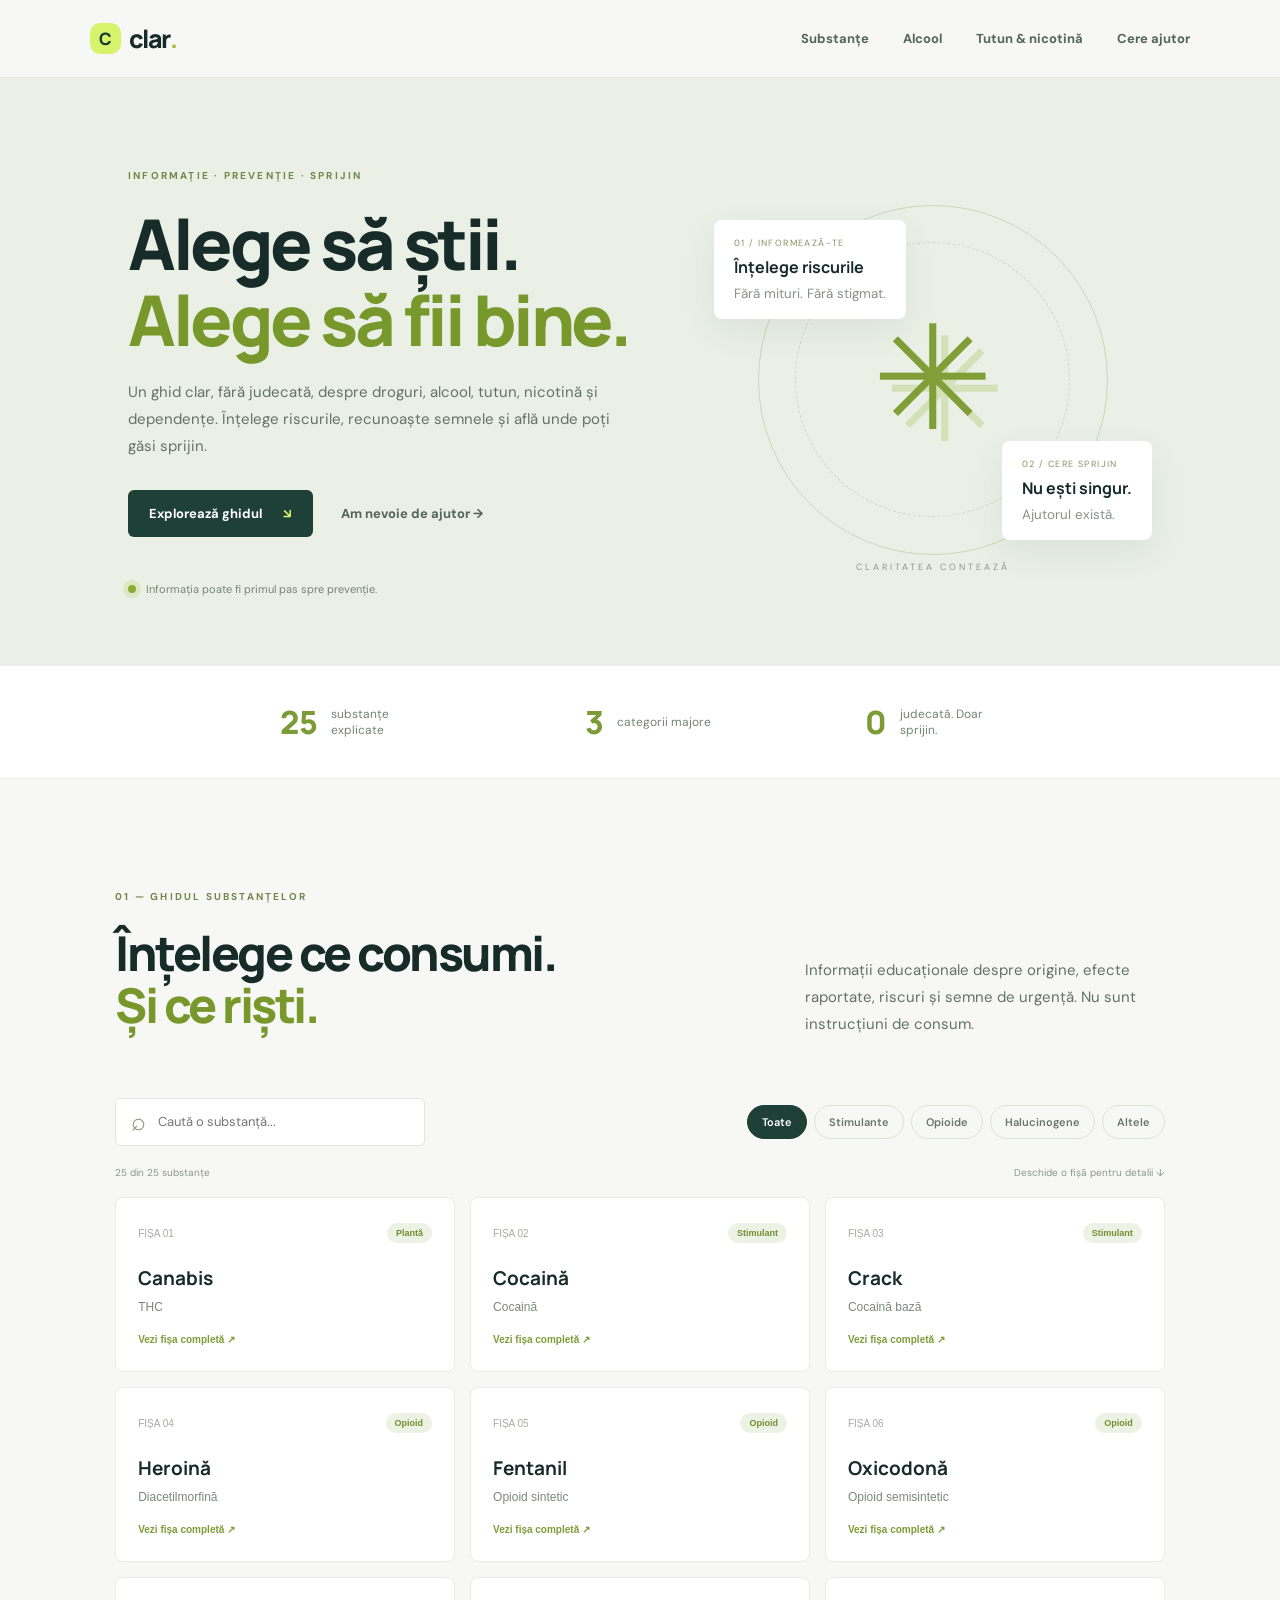
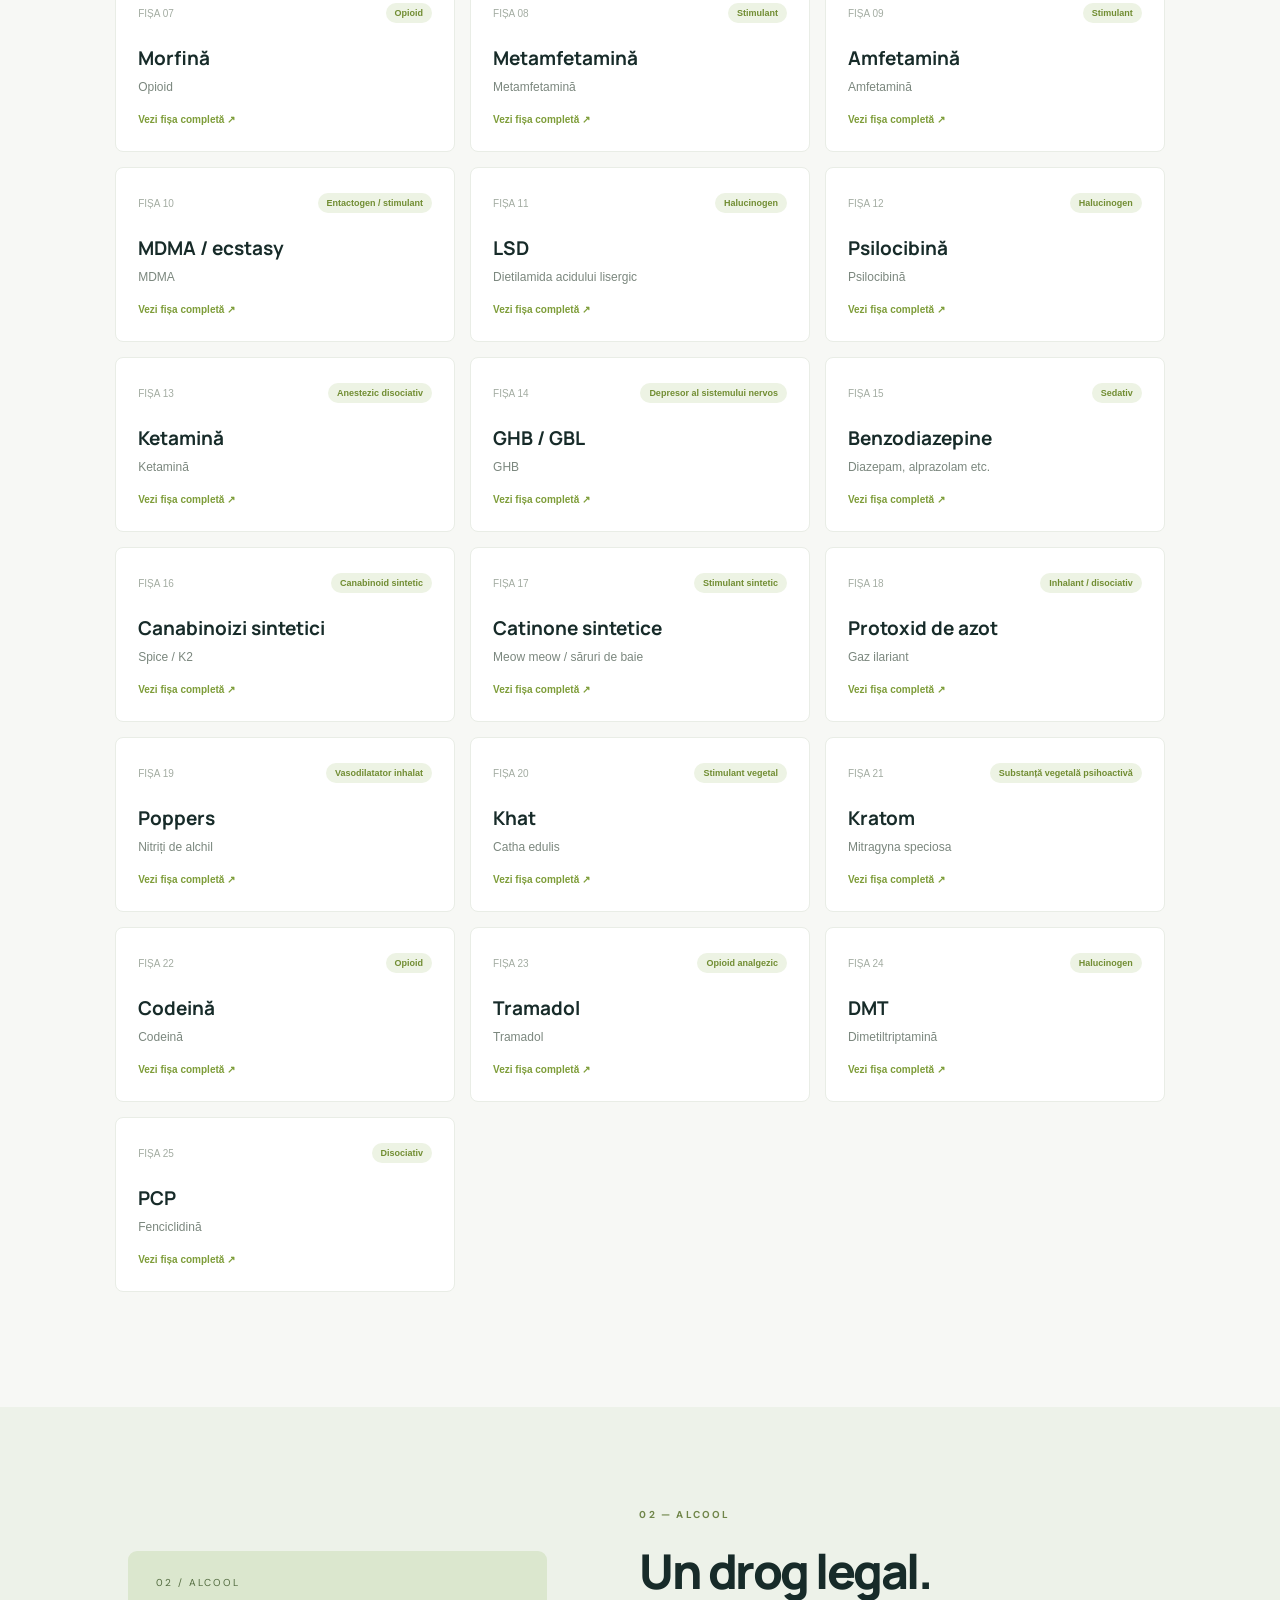
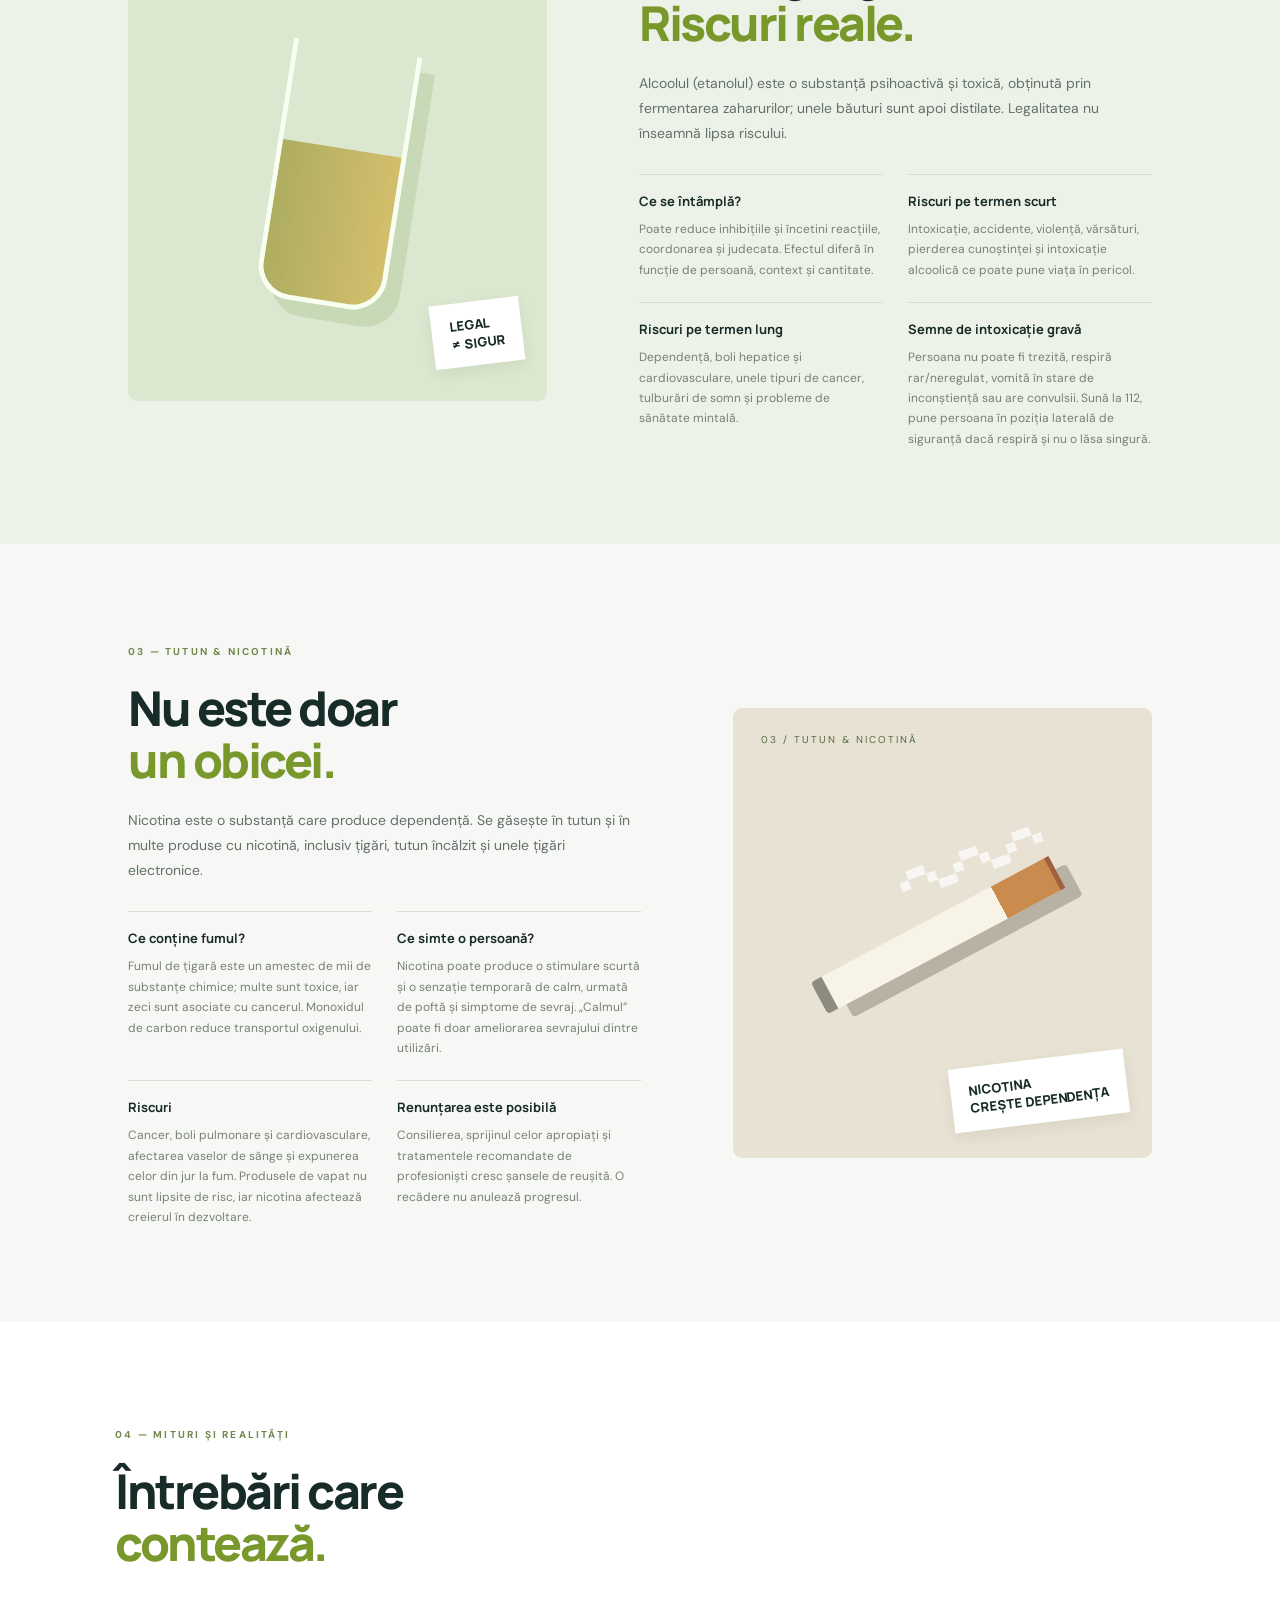
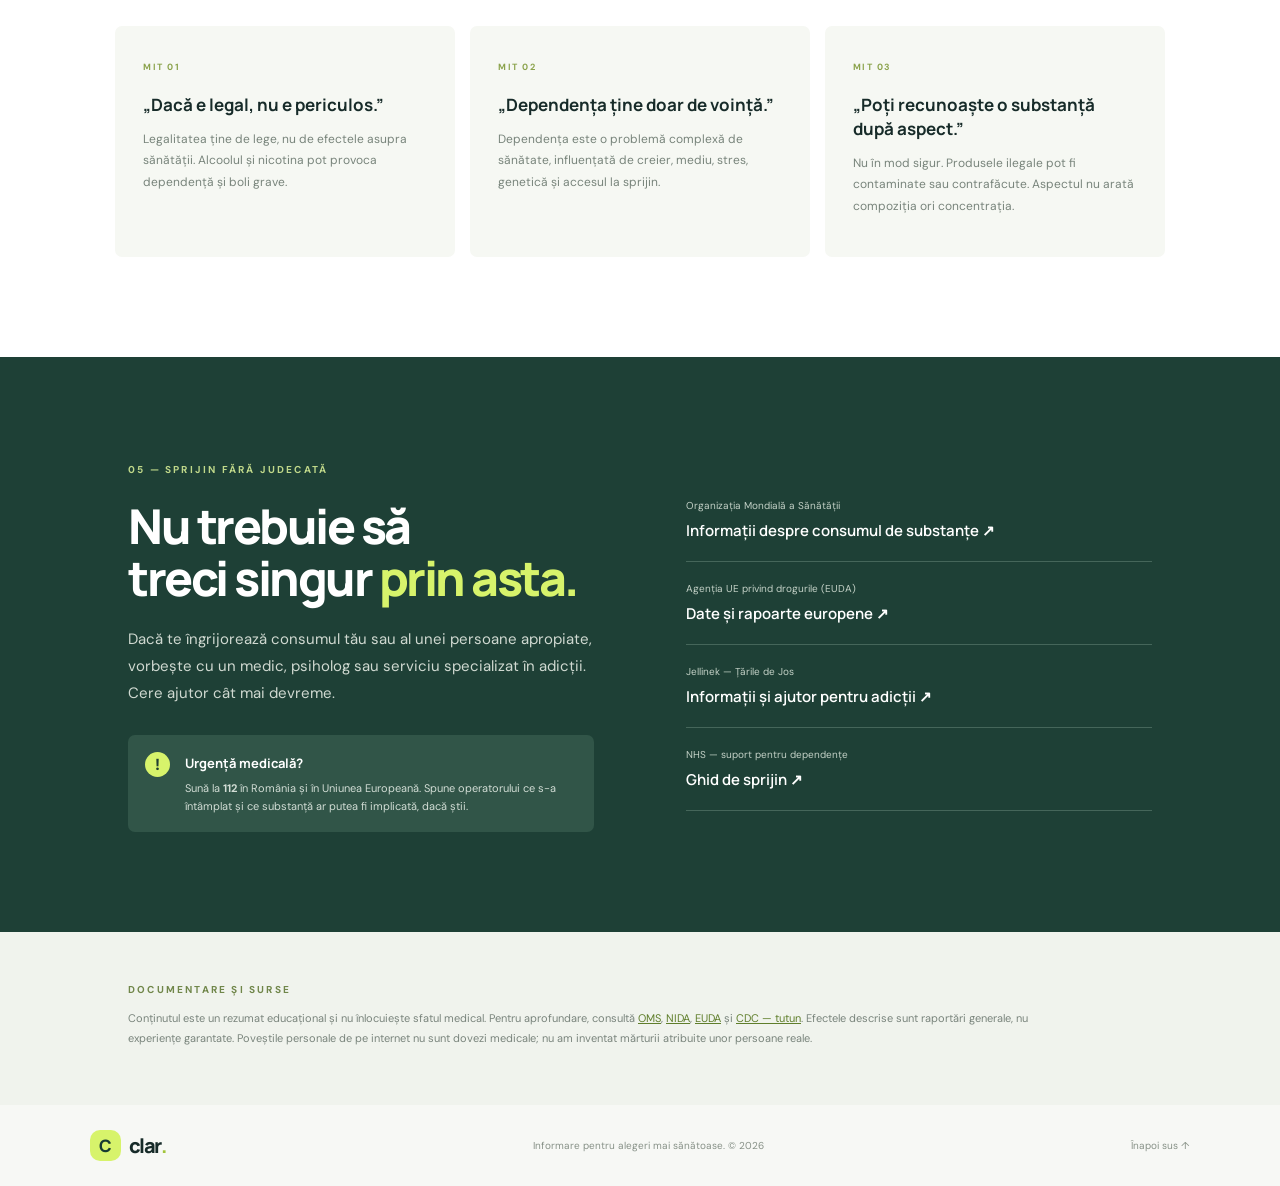
<file: index.html>
<!doctype html>
<html lang="ro">
<head>
<meta charset="utf-8"><meta name="viewport" content="width=device-width, initial-scale=1">
<meta name="description" content="Ghid educațional despre droguri, alcool, tutun, nicotină și prevenirea dependențelor.">
<title>Clar — Ghid de prevenție a dependențelor</title>
<link rel="preconnect" href="https://fonts.googleapis.com"><link rel="preconnect" href="https://fonts.gstatic.com" crossorigin>
<link href="https://fonts.googleapis.com/css2?family=DM+Sans:wght@400;500;600;700&family=Manrope:wght@500;600;700;800&display=swap" rel="stylesheet">
<link rel="stylesheet" href="style.css">
</head>
<body>
<header class="topbar"><a class="brand" href="#"><span class="brand-mark">C</span> clar<span class="brand-dot">.</span></a><nav><a href="#substante">Substanțe</a><a href="#alcool">Alcool</a><a href="#tutun">Tutun & nicotină</a><a href="#ajutor">Cere ajutor</a></nav><button class="nav-toggle" aria-label="Deschide meniul">☰</button></header>
<main>
<section class="hero">
<div class="hero-copy"><span class="eyebrow">INFORMAȚIE · PREVENȚIE · SPRIJIN</span><h1>Alege să știi.<br><em>Alege să fii bine.</em></h1><p>Un ghid clar, fără judecată, despre droguri, alcool, tutun, nicotină și dependențe. Înțelege riscurile, recunoaște semnele și află unde poți găsi sprijin.</p><div class="hero-actions"><a class="button primary" href="#substante">Explorează ghidul <span>↘</span></a><a class="text-link" href="#ajutor">Am nevoie de ajutor →</a></div><div class="hero-note"><span class="pulse"></span> Informația poate fi primul pas spre prevenție.</div></div>
<div class="hero-art"><div class="orbit orbit-one"></div><div class="orbit orbit-two"></div><div class="hero-card card-top"><span>01 / INFORMEAZĂ-TE</span><b>Înțelege riscurile</b><small>Fără mituri. Fără stigmat.</small></div><div class="hero-symbol">✳</div><div class="hero-card card-bottom"><span>02 / CERE SPRIJIN</span><b>Nu ești singur.</b><small>Ajutorul există.</small></div><div class="art-caption">CLARITATEA CONTEAZĂ</div></div>
</section>
<section class="stats"><div><strong>25</strong><span>substanțe explicate</span></div><div><strong>3</strong><span>categorii majore</span></div><div><strong>0</strong><span>judecată. Doar sprijin.</span></div></section>
<section class="section" id="substante"><div class="section-head"><div><span class="eyebrow">01 — GHIDUL SUBSTANȚELOR</span><h2>Înțelege ce consumi.<br><em>Și ce riști.</em></h2></div><p>Informații educaționale despre origine, efecte raportate, riscuri și semne de urgență. Nu sunt instrucțiuni de consum.</p></div>
<div class="toolbar"><label class="searchbox"><span>⌕</span><input id="search" type="search" placeholder="Caută o substanță..." aria-label="Caută o substanță"></label><div class="filters" id="filters"><button class="filter active" data-filter="Toate">Toate</button><button class="filter" data-filter="Stimulant">Stimulante</button><button class="filter" data-filter="Opioid">Opioide</button><button class="filter" data-filter="Halucinogen">Halucinogene</button><button class="filter" data-filter="Altele">Altele</button></div></div>
<div class="result-line"><span id="count">25 substanțe</span><span>Deschide o fișă pentru detalii ↓</span></div><div class="substance-grid" id="substanceGrid"></div>
</section>
<section class="feature-section" id="alcool"><div class="feature-visual alcohol-visual"><div class="visual-label">02 / ALCOOL</div><div class="glass-shape"><div class="liquid"></div></div><div class="visual-stamp">LEGAL<br>≠ SIGUR</div></div><div class="feature-copy"><span class="eyebrow">02 — ALCOOL</span><h2>Un drog legal.<br><em>Riscuri reale.</em></h2><p>Alcoolul (etanolul) este o substanță psihoactivă și toxică, obținută prin fermentarea zaharurilor; unele băuturi sunt apoi distilate. Legalitatea nu înseamnă lipsa riscului.</p><div class="info-list"><article><b>Ce se întâmplă?</b><p>Poate reduce inhibițiile și încetini reacțiile, coordonarea și judecata. Efectul diferă în funcție de persoană, context și cantitate.</p></article><article><b>Riscuri pe termen scurt</b><p>Intoxicație, accidente, violență, vărsături, pierderea cunoștinței și intoxicație alcoolică ce poate pune viața în pericol.</p></article><article><b>Riscuri pe termen lung</b><p>Dependență, boli hepatice și cardiovasculare, unele tipuri de cancer, tulburări de somn și probleme de sănătate mintală.</p></article><article><b>Semne de intoxicație gravă</b><p>Persoana nu poate fi trezită, respiră rar/neregulat, vomită în stare de inconștiență sau are convulsii. Sună la 112, pune persoana în poziția laterală de siguranță dacă respiră și nu o lăsa singură.</p></article></div></div></section>
<section class="feature-section reverse" id="tutun"><div class="feature-visual tobacco-visual"><div class="visual-label">03 / TUTUN & NICOTINĂ</div><div class="smoke">〰</div><div class="cigarette"><i></i></div><div class="visual-stamp">NICOTINA<br>CREȘTE DEPENDENȚA</div></div><div class="feature-copy"><span class="eyebrow">03 — TUTUN & NICOTINĂ</span><h2>Nu este doar<br><em>un obicei.</em></h2><p>Nicotina este o substanță care produce dependență. Se găsește în tutun și în multe produse cu nicotină, inclusiv țigări, tutun încălzit și unele țigări electronice.</p><div class="info-list"><article><b>Ce conține fumul?</b><p>Fumul de țigară este un amestec de mii de substanțe chimice; multe sunt toxice, iar zeci sunt asociate cu cancerul. Monoxidul de carbon reduce transportul oxigenului.</p></article><article><b>Ce simte o persoană?</b><p>Nicotina poate produce o stimulare scurtă și o senzație temporară de calm, urmată de poftă și simptome de sevraj. „Calmul” poate fi doar ameliorarea sevrajului dintre utilizări.</p></article><article><b>Riscuri</b><p>Cancer, boli pulmonare și cardiovasculare, afectarea vaselor de sânge și expunerea celor din jur la fum. Produsele de vapat nu sunt lipsite de risc, iar nicotina afectează creierul în dezvoltare.</p></article><article><b>Renunțarea este posibilă</b><p>Consilierea, sprijinul celor apropiați și tratamentele recomandate de profesioniști cresc șansele de reușită. O recădere nu anulează progresul.</p></article></div></div></section>
<section class="myths"><div class="section-head"><div><span class="eyebrow">04 — MITURI ȘI REALITĂȚI</span><h2>Întrebări care<br><em>contează.</em></h2></div></div><div class="myth-grid"><article><span>MIT 01</span><h3>„Dacă e legal, nu e periculos.”</h3><p>Legalitatea ține de lege, nu de efectele asupra sănătății. Alcoolul și nicotina pot provoca dependență și boli grave.</p></article><article><span>MIT 02</span><h3>„Dependența ține doar de voință.”</h3><p>Dependența este o problemă complexă de sănătate, influențată de creier, mediu, stres, genetică și accesul la sprijin.</p></article><article><span>MIT 03</span><h3>„Poți recunoaște o substanță după aspect.”</h3><p>Nu în mod sigur. Produsele ilegale pot fi contaminate sau contrafăcute. Aspectul nu arată compoziția ori concentrația.</p></article></div></section>
<section class="help" id="ajutor"><div class="help-copy"><span class="eyebrow">05 — SPRIJIN FĂRĂ JUDECATĂ</span><h2>Nu trebuie să<br>treci singur <em>prin asta.</em></h2><p>Dacă te îngrijorează consumul tău sau al unei persoane apropiate, vorbește cu un medic, psiholog sau serviciu specializat în adicții. Cere ajutor cât mai devreme.</p><div class="emergency"><span>!</span><div><b>Urgență medicală?</b><p>Sună la <strong>112</strong> în România și în Uniunea Europeană. Spune operatorului ce s-a întâmplat și ce substanță ar putea fi implicată, dacă știi.</p></div></div></div><div class="help-links"><a href="https://www.who.int/health-topics/substance-abuse" target="_blank" rel="noopener"><span>Organizația Mondială a Sănătății</span><b>Informații despre consumul de substanțe ↗</b></a><a href="https://www.euda.europa.eu/" target="_blank" rel="noopener"><span>Agenția UE privind drogurile (EUDA)</span><b>Date și rapoarte europene ↗</b></a><a href="https://www.jellinek.nl/" target="_blank" rel="noopener"><span>Jellinek — Țările de Jos</span><b>Informații și ajutor pentru adicții ↗</b></a><a href="https://www.nhs.uk/live-well/addiction-support/" target="_blank" rel="noopener"><span>NHS — suport pentru dependențe</span><b>Ghid de sprijin ↗</b></a></div></section>
<section class="sources"><span class="eyebrow">DOCUMENTARE ȘI SURSE</span><p>Conținutul este un rezumat educațional și nu înlocuiește sfatul medical. Pentru aprofundare, consultă <a href="https://www.who.int/" target="_blank" rel="noopener">OMS</a>, <a href="https://nida.nih.gov/" target="_blank" rel="noopener">NIDA</a>, <a href="https://www.euda.europa.eu/" target="_blank" rel="noopener">EUDA</a> și <a href="https://www.cdc.gov/tobacco/" target="_blank" rel="noopener">CDC — tutun</a>. Efectele descrise sunt raportări generale, nu experiențe garantate. Poveștile personale de pe internet nu sunt dovezi medicale; nu am inventat mărturii atribuite unor persoane reale.</p></section>
</main><footer><a class="brand" href="#"><span class="brand-mark">C</span> clar<span class="brand-dot">.</span></a><span>Informare pentru alegeri mai sănătoase. © <span id="year"></span></span><a href="#top">Înapoi sus ↑</a></footer>
<div class="modal" id="modal" aria-hidden="true"><div class="modal-backdrop" data-close></div><section class="modal-panel" role="dialog" aria-modal="true" aria-labelledby="modalTitle"><button class="modal-close" data-close aria-label="Închide">×</button><div id="modalContent"></div></section></div>
<script src="app.js"></script></body></html>
</file>
<file: style.css>
*{box-sizing:border-box}html{scroll-behavior:smooth;scroll-padding-top:90px}body{margin:0;background:#f7f8f5;color:#172b29;font-family:"DM Sans",sans-serif}a{color:inherit}.topbar{height:78px;padding:0 7vw;display:flex;align-items:center;justify-content:space-between;background:#f7f8f5;position:sticky;top:0;z-index:10;border-bottom:1px solid #e7ebe5}.brand{font:800 25px Manrope,sans-serif;text-decoration:none;letter-spacing:-1.5px;display:flex;align-items:center;gap:8px}.brand-mark{display:grid;place-items:center;background:#d7f36b;color:#173b32;width:31px;height:31px;border-radius:10px;font-size:17px}.brand-dot{color:#a2c43a;margin-left:-8px}.topbar nav{display:flex;gap:34px}.topbar nav a,.text-link{font-size:13px;text-decoration:none;color:#53635d;font-weight:700}.topbar nav a:hover,.text-link:hover{color:#6c8d19}.nav-toggle{display:none;border:0;background:none;font-size:24px}.hero{min-height:570px;background:#eaf0e6;padding:85px 10vw 70px;display:grid;grid-template-columns:1.1fr .9fr;align-items:center;gap:50px;overflow:hidden}.eyebrow{font-size:10px;letter-spacing:2.2px;font-weight:700;color:#70864a}.hero h1,.section h2,.feature-copy h2,.myths h2,.help h2{font:800 clamp(42px,5.5vw,70px)/1.08 Manrope,sans-serif;letter-spacing:-3.5px;margin:22px 0}.hero h1 em,.section h2 em,.feature-copy h2 em,.myths h2 em,.help h2 em{font-style:normal;color:#78982c}.hero-copy>p,.section-head>p,.feature-copy>p,.help-copy>p{max-width:510px;color:#63716a;line-height:1.8;font-size:15px}.hero-actions{display:flex;align-items:center;gap:28px;margin-top:30px}.button{padding:15px 21px;border-radius:6px;text-decoration:none;font-weight:700;font-size:13px}.primary{background:#1e4036;color:white}.primary span{margin-left:18px;color:#d7f36b}.hero-note{margin-top:45px;font-size:11px;color:#78837b;display:flex;align-items:center;gap:10px}.pulse{width:8px;height:8px;border-radius:50%;background:#8bab36;box-shadow:0 0 0 5px #dbe8c3}.hero-art{height:390px;position:relative;display:grid;place-items:center}.orbit{position:absolute;border:1px solid #cbd7bf;border-radius:50%;width:350px;height:350px}.orbit-two{width:275px;height:275px;border-style:dashed}.hero-symbol{font-size:145px;color:#829e38;text-shadow:12px 12px 0 #d3e1b9;z-index:1}.hero-card{position:absolute;background:#fff;padding:17px 20px;box-shadow:0 12px 35px #344d3015;border-radius:8px;z-index:2;display:flex;flex-direction:column;gap:7px}.hero-card span{font-size:9px;letter-spacing:1.4px;color:#82945f}.hero-card b{font:700 16px Manrope}.hero-card small{color:#87918a}.card-top{top:35px;left:0}.card-bottom{bottom:35px;right:0}.art-caption{position:absolute;bottom:2px;font-size:9px;letter-spacing:3px;color:#8a9983}.stats{display:flex;justify-content:center;gap:12vw;padding:34px 5vw;background:#fff;border-bottom:1px solid #edf0eb}.stats div{display:flex;align-items:center;gap:13px}.stats strong{font:800 32px Manrope;color:#7c9a36}.stats span{font-size:12px;color:#77827a;max-width:100px}.section{padding:105px 9vw 115px}.section-head{display:flex;justify-content:space-between;align-items:end;gap:40px;margin-bottom:45px}.section h2,.feature-copy h2,.myths h2,.help h2{font-size:48px;letter-spacing:-2.5px}.section-head>p{max-width:360px;margin-bottom:15px}.toolbar{display:flex;justify-content:space-between;align-items:center;gap:20px;margin-bottom:20px}.searchbox{height:48px;max-width:310px;width:100%;background:#fff;border:1px solid #e1e7dd;border-radius:5px;display:flex;align-items:center;padding:0 15px;gap:10px;color:#84936c}.searchbox span{font-size:25px}.searchbox input{border:0;outline:0;background:none;width:100%;font:13px "DM Sans"}.filters{display:flex;gap:7px;flex-wrap:wrap}.filter{border:1px solid #dce3d7;background:transparent;border-radius:30px;padding:9px 14px;font:600 11px "DM Sans";color:#68756c;cursor:pointer}.filter.active,.filter:hover{background:#1e4036;color:white;border-color:#1e4036}.result-line{display:flex;justify-content:space-between;color:#8b958c;font-size:10px;margin:18px 0}.substance-grid{display:grid;grid-template-columns:repeat(3,1fr);gap:15px}.substance-card{background:#fff;border:1px solid #e9ede6;border-radius:8px;padding:22px;text-align:left;cursor:pointer;transition:.2s;min-height:175px;color:inherit}.substance-card:hover{transform:translateY(-4px);box-shadow:0 12px 30px #203b2910;border-color:#c6d4b5}.card-meta{display:flex;justify-content:space-between;align-items:center}.card-number{font-size:10px;color:#a3aca2}.tag{background:#edf3e4;color:#718d32;border-radius:20px;padding:5px 9px;font-size:9px;font-weight:700}.substance-card h3{font:700 19px Manrope;margin:22px 0 7px}.substance-card p{font-size:12px;color:#7b877e;margin:0;line-height:1.6}.card-open{display:block;margin-top:17px;color:#7e9d39;font-size:10px;font-weight:700}.feature-section{padding:95px 10vw;display:grid;grid-template-columns:.9fr 1.1fr;gap:9%;align-items:center;background:#edf2e9}.feature-section.reverse{background:#f7f8f5;grid-template-columns:1.1fr .9fr}.feature-section.reverse .feature-visual{order:2}.feature-visual{height:450px;border-radius:9px;position:relative;overflow:hidden;background:#dbe7ce;display:grid;place-items:center}.visual-label{position:absolute;top:25px;left:28px;font-size:10px;letter-spacing:2px;color:#536c40}.glass-shape{height:260px;width:130px;border:5px solid #f8fff0;border-top:0;border-radius:0 0 35px 35px;transform:rotate(9deg);position:relative;overflow:hidden;box-shadow:15px 15px 0 #c8d9b7}.liquid{position:absolute;bottom:0;height:60%;width:100%;background:linear-gradient(90deg,#a6a34d,#d2b75b);opacity:.85}.visual-stamp{position:absolute;right:25px;bottom:35px;background:#fff;padding:14px 18px;font:800 13px/1.4 Manrope;transform:rotate(-7deg);box-shadow:0 5px 15px #0001}.tobacco-visual{background:#e8e2d4}.cigarette{width:260px;height:36px;background:linear-gradient(90deg,#f8f3e7 0 75%,#c98b4e 75%);border-radius:4px;transform:rotate(-28deg);box-shadow:12px 15px 0 #b8b2a4;position:relative}.cigarette:before{content:"";position:absolute;left:-9px;top:0;width:12px;height:36px;background:#8d8b7e;border-radius:4px 0 0 4px}.cigarette i{position:absolute;right:0;top:0;height:36px;width:5px;background:#9e613d}.smoke{position:absolute;font-size:150px;color:#fff;top:65px;left:40%;transform:rotate(-20deg);opacity:.7}.info-list{margin-top:28px;display:grid;grid-template-columns:1fr 1fr;gap:22px 25px}.info-list article{border-top:1px solid #d5dfd0;padding-top:15px}.info-list b{font:700 13px Manrope}.info-list p{font-size:12px;color:#758078;line-height:1.7;margin:8px 0 0}.feature-copy>p{font-size:14px}.myths{padding:100px 9vw;background:#fff}.myths .section-head{margin-bottom:35px}.myth-grid{display:grid;grid-template-columns:repeat(3,1fr);gap:15px}.myth-grid article{background:#f6f8f3;padding:28px;border-radius:7px}.myth-grid span{font-size:9px;letter-spacing:1.5px;color:#8ba34c;font-weight:700}.myth-grid h3{font:700 17px/1.4 Manrope;margin:18px 0 10px}.myth-grid p{font-size:12px;line-height:1.8;color:#78847b}.help{background:#1e4036;color:#fff;padding:100px 10vw;display:grid;grid-template-columns:1fr 1fr;gap:9%;align-items:center}.help .eyebrow{color:#c0d88a}.help h2 em{color:#d7f36b}.help-copy>p{color:#d0d9d1}.emergency{display:flex;gap:15px;background:#315548;border-radius:7px;padding:17px;margin-top:28px}.emergency>span{background:#d7f36b;color:#203e32;border-radius:50%;width:25px;height:25px;display:grid;place-items:center;font-weight:800;flex-shrink:0}.emergency b{font:700 13px Manrope}.emergency p{font-size:11px;line-height:1.6;color:#d2ddd5;margin:7px 0 0}.help-links{display:flex;flex-direction:column}.help-links a{padding:20px 0;border-bottom:1px solid #45665a;text-decoration:none;display:flex;flex-direction:column;gap:8px}.help-links a span{font-size:10px;color:#c4d1c7}.help-links a b{font:600 15px Manrope}.help-links a:hover b{color:#d7f36b}.sources{padding:45px 10vw;background:#f0f3ed}.sources p{font-size:11px;color:#79847c;line-height:1.8;max-width:900px}.sources a{color:#5f7e2b}footer{padding:25px 7vw;display:flex;align-items:center;justify-content:space-between;color:#879187;font-size:10px}footer .brand{color:#172b29;font-size:20px}footer>a:last-child{text-decoration:none}.modal{display:none;position:fixed;inset:0;z-index:30;align-items:center;justify-content:center;padding:20px}.modal.open{display:flex}.modal-backdrop{position:absolute;inset:0;background:#10251edb;backdrop-filter:blur(4px)}.modal-panel{position:relative;background:#f9faf7;border-radius:10px;width:min(760px,100%);max-height:88vh;overflow:auto;padding:38px}.modal-close{position:absolute;right:18px;top:12px;border:0;background:none;font-size:30px;cursor:pointer;color:#60705f}.modal-panel h2{font:800 34px Manrope;letter-spacing:-1px;margin:12px 0}.modal-panel .tag{display:inline-block}.detail-grid{display:grid;grid-template-columns:1fr 1fr;gap:18px;margin:25px 0}.detail-box{background:#eef2e9;padding:17px;border-radius:6px}.detail-box h4{font:700 12px Manrope;margin:0 0 8px;color:#627c37}.detail-box p{font-size:12px;line-height:1.7;color:#5e6c62;margin:0}.warning-box{background:#fff0e9;border-left:3px solid #d67c54;padding:16px;margin-top:15px}.warning-box b{font:700 12px Manrope;color:#a44e2c}.warning-box p{font-size:12px;line-height:1.7;color:#795d52;margin:7px 0 0}.photo-area{display:grid;grid-template-columns:1fr 1fr;gap:10px;margin-top:18px}.photo-area a{display:block;border-radius:6px;overflow:hidden;background:#e7ecdf;min-height:125px;text-decoration:none;color:#65765b;position:relative}.photo-area img{width:100%;height:145px;object-fit:cover;display:block}.photo-area span{display:block;padding:8px;font-size:10px}.photo-note{font-size:10px;color:#879187;margin-top:8px}.empty{grid-column:1/-1;padding:40px;text-align:center;color:#7b877e}@media(max-width:850px){.hero{padding:65px 7vw;grid-template-columns:1fr}.hero-art{height:310px}.stats{gap:5vw}.section,.myths{padding:75px 6vw}.section-head{display:block}.section-head>p{margin-top:0}.substance-grid{grid-template-columns:repeat(2,1fr)}.feature-section,.feature-section.reverse{padding:70px 7vw;grid-template-columns:1fr;gap:35px}.feature-section.reverse .feature-visual{order:0}.feature-visual{height:330px}.help{padding:75px 7vw;grid-template-columns:1fr;gap:35px}}@media(max-width:600px){.topbar{height:65px;padding:0 5vw}.topbar nav{display:none;position:absolute;top:65px;left:0;right:0;background:#f7f8f5;padding:20px;flex-direction:column;gap:18px;border-bottom:1px solid #ddd}.topbar nav.show{display:flex}.nav-toggle{display:block}.hero{padding:55px 7vw 40px}.hero h1{font-size:48px}.hero-art{height:280px}.orbit{width:260px;height:260px}.orbit-two{width:210px;height:210px}.hero-symbol{font-size:110px}.hero-card{padding:12px}.card-top{left:-5px}.card-bottom{right:-5px}.stats{padding:25px 5vw;gap:15px;justify-content:space-between}.stats div{display:block}.stats strong{display:block;font-size:27px}.stats span{font-size:9px}.section h2,.feature-copy h2,.myths h2,.help h2{font-size:39px}.toolbar{align-items:stretch;flex-direction:column}.searchbox{max-width:none}.filters{overflow:auto;flex-wrap:nowrap;padding-bottom:5px}.filter{white-space:nowrap}.substance-grid{grid-template-columns:1fr}.substance-card{min-height:145px}.info-list,.myth-grid,.detail-grid{grid-template-columns:1fr}.feature-visual{height:280px}.modal-panel{padding:30px 20px}.modal-panel h2{font-size:28px}.photo-area img{height:115px}footer{padding:22px 5vw;gap:10px;flex-wrap:wrap}footer>span{order:3;width:100%}}
</file>
